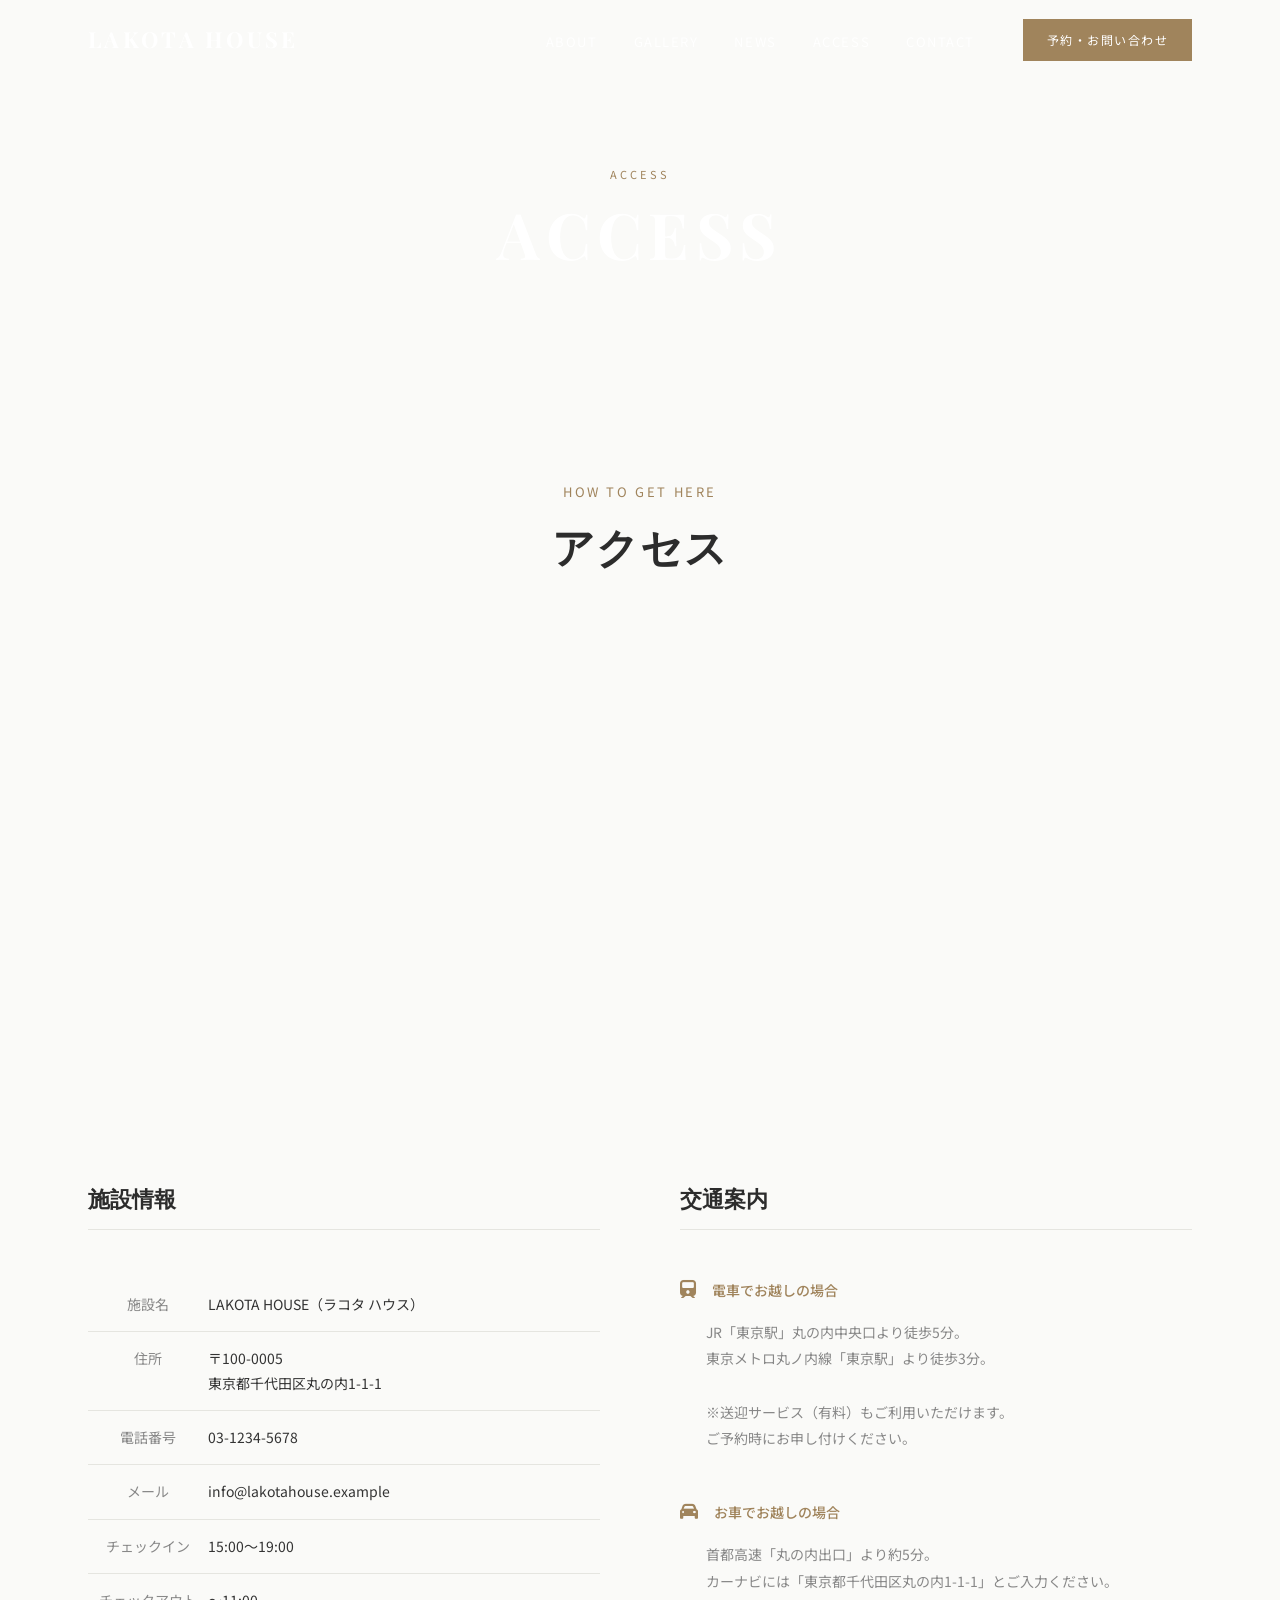
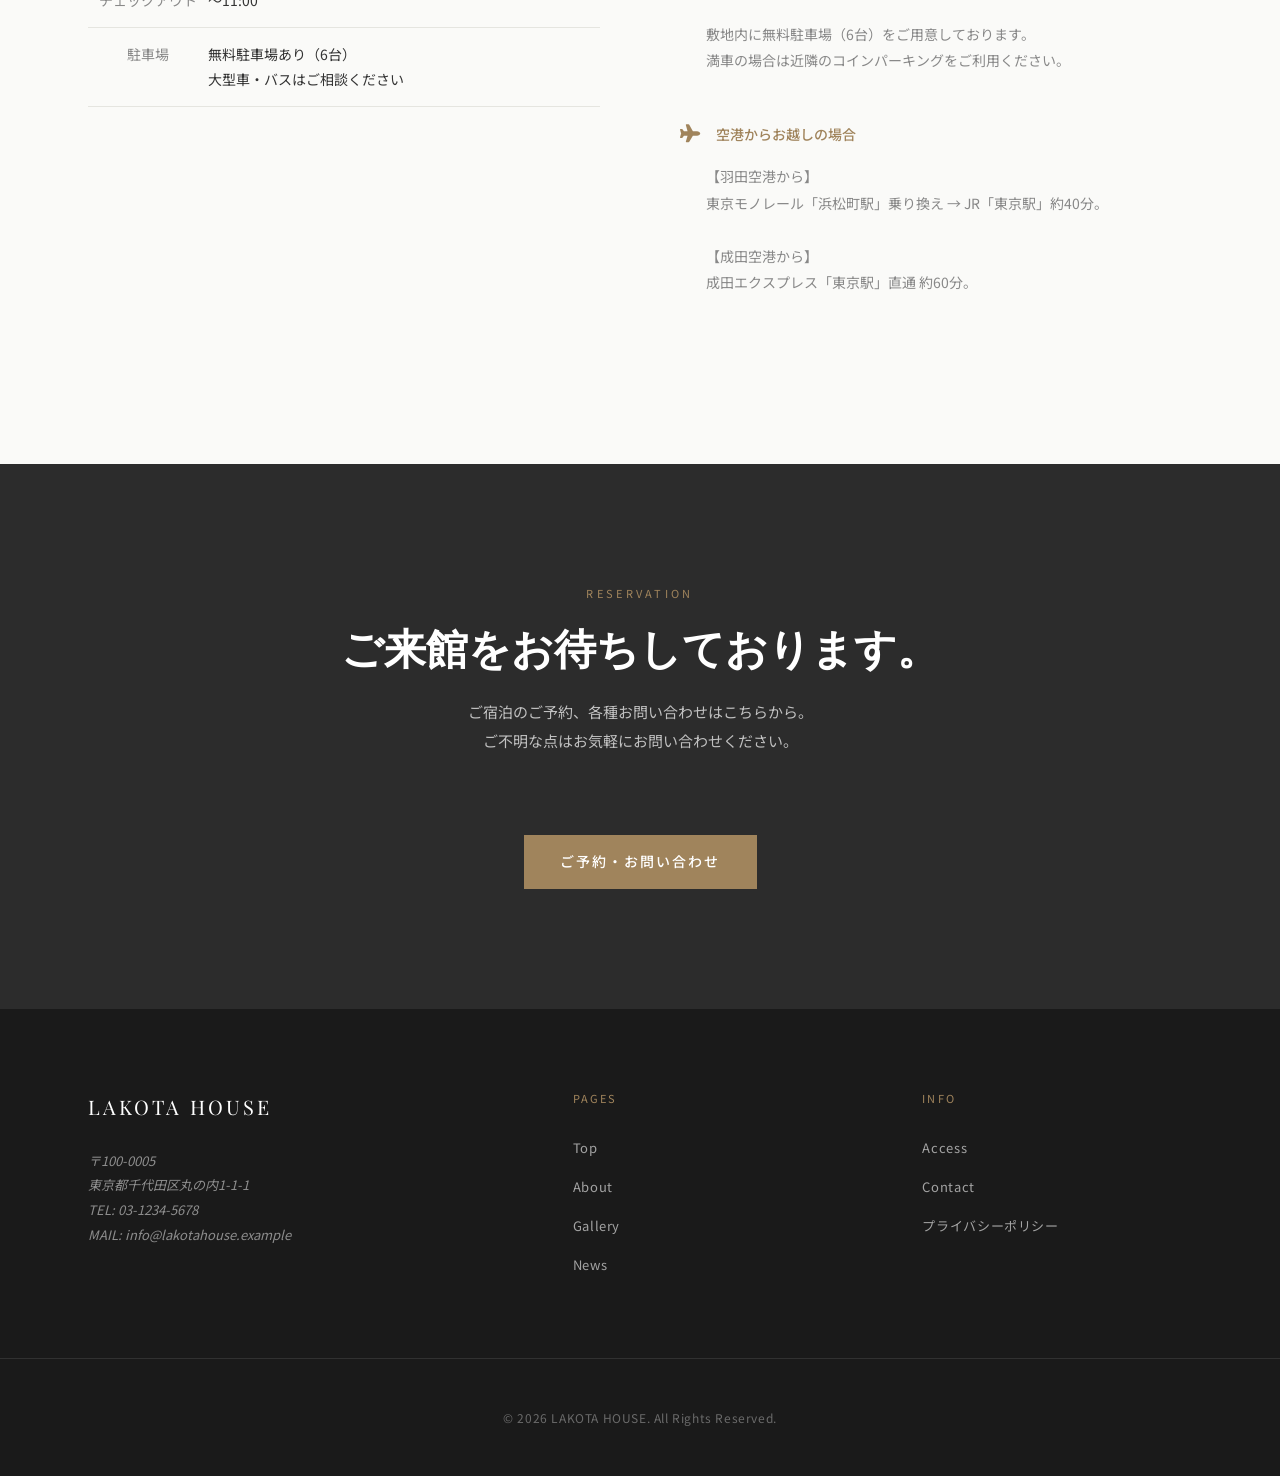
<file: access.html>
<!DOCTYPE html>
<html lang="ja">
<head>
  <meta charset="UTF-8">
  <meta name="viewport" content="width=device-width, initial-scale=1.0">
  <title>Access | LAKOTA HOUSE</title>
  <meta name="description" content="LAKOTA HOUSEへのアクセス方法・住所・電話番号・チェックイン時間をご確認いただけます。電車・お車でのご来館案内も掲載しています。">
  <link rel="preconnect" href="https://fonts.googleapis.com">
  <link rel="preconnect" href="https://fonts.gstatic.com" crossorigin>
  <link href="https://fonts.googleapis.com/css2?family=Playfair+Display:ital,wght@0,400;0,700;1,400&family=Noto+Sans+JP:wght@300;400;500&display=swap" rel="stylesheet">
  <link rel="stylesheet" href="https://cdnjs.cloudflare.com/ajax/libs/font-awesome/6.4.0/css/all.min.css">
  <link rel="stylesheet" href="css/style.css">
</head>
<body>

  <!-- ==============================
       Header
  ============================== -->
  <header class="site-header" role="banner">
    <div class="container">
      <a href="index.html" class="site-logo">LAKOTA HOUSE</a>
      <nav class="global-nav" role="navigation" aria-label="グローバルナビゲーション">
        <ul class="global-nav__list">
          <li><a href="about.html">About</a></li>
          <li><a href="gallery.html">Gallery</a></li>
          <li><a href="news.html">News</a></li>
          <li><a href="access.html">Access</a></li>
          <li><a href="contact.html">Contact</a></li>
        </ul>
        <a href="contact.html" class="btn-reserve">予約・お問い合わせ</a>
      </nav>
      <button class="hamburger" aria-label="メニューを開く" aria-expanded="false">
        <span class="hamburger__line"></span>
        <span class="hamburger__line"></span>
        <span class="hamburger__line"></span>
      </button>
    </div>
  </header>

  <!-- Mobile Navigation -->
  <nav class="mobile-nav" role="navigation" aria-label="モバイルナビゲーション">
    <ul class="mobile-nav__list">
      <li><a href="about.html">About</a></li>
      <li><a href="gallery.html">Gallery</a></li>
      <li><a href="news.html">News</a></li>
      <li><a href="access.html">Access</a></li>
      <li><a href="contact.html">Contact</a></li>
    </ul>
    <a href="contact.html" class="btn-reserve">予約・お問い合わせ</a>
  </nav>

  <main>

    <!-- ==============================
         Page Header
    ============================== -->
    <section class="page-header" aria-label="ページヘッダー">
      <div class="page-header__bg" style="background-image: url('https://placehold.co/1920x600/2C2C2C/ffffff?text=ACCESS');"></div>
      <div class="page-header__content">
        <p class="page-header__label">Access</p>
        <h1 class="page-header__title">ACCESS</h1>
      </div>
    </section>

    <!-- ==============================
         Access Section
    ============================== -->
    <section class="access-page" aria-labelledby="access-heading">
      <div class="container">
        <div class="text-center" style="margin-bottom: var(--space-xl);">
          <p class="section-subtitle fade-in">How to Get Here</p>
          <h2 class="section-title fade-in fade-in-delay-1" id="access-heading">アクセス</h2>
        </div>

        <!-- Map -->
        <div class="access-map fade-in">
          <iframe
            src="https://www.google.com/maps/embed?pb=!1m18!1m12!1m3!1d3240.828030808063!2d139.76493!3d35.6812!2m3!1f0!2f0!3f0!3m2!1i1024!2i768!4f13.1!3m3!1m2!1s0x60188bfbd89f700b%3A0x277c49ba34ed38!2z5p2x5Lqs6aeF!5e0!3m2!1sja!2sjp!4v1710000000000"
            width="100%"
            height="450"
            style="border:0;"
            allowfullscreen=""
            loading="lazy"
            referrerpolicy="no-referrer-when-downgrade"
            title="LAKOTA HOUSE への地図（東京駅付近 - ダミー）"
          ></iframe>
        </div>

        <!-- Access Content -->
        <div class="access-content">

          <!-- Facility Info -->
          <div class="access-info fade-in">
            <h2 class="access-info__title">施設情報</h2>
            <table class="access-table">
              <tbody>
                <tr>
                  <th scope="row">施設名</th>
                  <td>LAKOTA HOUSE（ラコタ ハウス）</td>
                </tr>
                <tr>
                  <th scope="row">住所</th>
                  <td>
                    〒100-0005<br>
                    東京都千代田区丸の内1-1-1
                  </td>
                </tr>
                <tr>
                  <th scope="row">電話番号</th>
                  <td><a href="tel:0312345678">03-1234-5678</a></td>
                </tr>
                <tr>
                  <th scope="row">メール</th>
                  <td><a href="mailto:info@lakotahouse.example">info@lakotahouse.example</a></td>
                </tr>
                <tr>
                  <th scope="row">チェックイン</th>
                  <td>15:00〜19:00</td>
                </tr>
                <tr>
                  <th scope="row">チェックアウト</th>
                  <td>〜11:00</td>
                </tr>
                <tr>
                  <th scope="row">駐車場</th>
                  <td>無料駐車場あり（6台）<br>大型車・バスはご相談ください</td>
                </tr>
              </tbody>
            </table>
          </div>

          <!-- Transportation -->
          <div class="access-transport fade-in fade-in-delay-2">
            <h2 class="access-transport__title">交通案内</h2>

            <div class="transport-item">
              <div class="transport-item__icon">
                <i class="fa-solid fa-train" aria-hidden="true"></i>
                電車でお越しの場合
              </div>
              <p class="transport-item__text">
                JR「東京駅」丸の内中央口より徒歩5分。<br>
                東京メトロ丸ノ内線「東京駅」より徒歩3分。<br><br>
                ※送迎サービス（有料）もご利用いただけます。<br>
                ご予約時にお申し付けください。
              </p>
            </div>

            <div class="transport-item">
              <div class="transport-item__icon">
                <i class="fa-solid fa-car" aria-hidden="true"></i>
                お車でお越しの場合
              </div>
              <p class="transport-item__text">
                首都高速「丸の内出口」より約5分。<br>
                カーナビには「東京都千代田区丸の内1-1-1」とご入力ください。<br><br>
                敷地内に無料駐車場（6台）をご用意しております。<br>
                満車の場合は近隣のコインパーキングをご利用ください。
              </p>
            </div>

            <div class="transport-item">
              <div class="transport-item__icon">
                <i class="fa-solid fa-plane" aria-hidden="true"></i>
                空港からお越しの場合
              </div>
              <p class="transport-item__text">
                【羽田空港から】<br>
                東京モノレール「浜松町駅」乗り換え → JR「東京駅」約40分。<br><br>
                【成田空港から】<br>
                成田エクスプレス「東京駅」直通 約60分。
              </p>
            </div>
          </div>

        </div><!-- /.access-content -->
      </div>
    </section>

    <!-- ==============================
         CTA Section
    ============================== -->
    <section class="cta-section" aria-labelledby="cta-heading">
      <div class="container">
        <p class="cta-section__label fade-in">Reservation</p>
        <h2 class="cta-section__title fade-in fade-in-delay-1" id="cta-heading">
          ご来館をお待ちしております。
        </h2>
        <p class="cta-section__body fade-in fade-in-delay-2">
          ご宿泊のご予約、各種お問い合わせはこちらから。<br>
          ご不明な点はお気軽にお問い合わせください。
        </p>
        <div class="fade-in fade-in-delay-3">
          <a href="contact.html" class="btn btn--primary">ご予約・お問い合わせ</a>
        </div>
      </div>
    </section>

  </main>

  <!-- ==============================
       Footer
  ============================== -->
  <footer class="site-footer" role="contentinfo">
    <div class="container">
      <div class="footer-brand">
        <a href="index.html" class="footer-brand__logo">LAKOTA HOUSE</a>
        <address class="footer-brand__address">
          〒100-0005<br>
          東京都千代田区丸の内1-1-1<br>
          TEL: 03-1234-5678<br>
          MAIL: info@lakotahouse.example
        </address>
      </div>
      <nav class="footer-nav" aria-label="フッターナビゲーション1">
        <p class="footer-nav__title">Pages</p>
        <ul class="footer-nav__list">
          <li><a href="index.html">Top</a></li>
          <li><a href="about.html">About</a></li>
          <li><a href="gallery.html">Gallery</a></li>
          <li><a href="news.html">News</a></li>
        </ul>
      </nav>
      <nav class="footer-nav" aria-label="フッターナビゲーション2">
        <p class="footer-nav__title">Info</p>
        <ul class="footer-nav__list">
          <li><a href="access.html">Access</a></li>
          <li><a href="contact.html">Contact</a></li>
          <li><a href="#">プライバシーポリシー</a></li>
        </ul>
      </nav>
    </div>
    <div class="footer-bottom">
      <p>&copy; 2026 LAKOTA HOUSE. All Rights Reserved.</p>
    </div>
  </footer>

  <script src="js/main.js"></script>
</body>
</html>
</file>
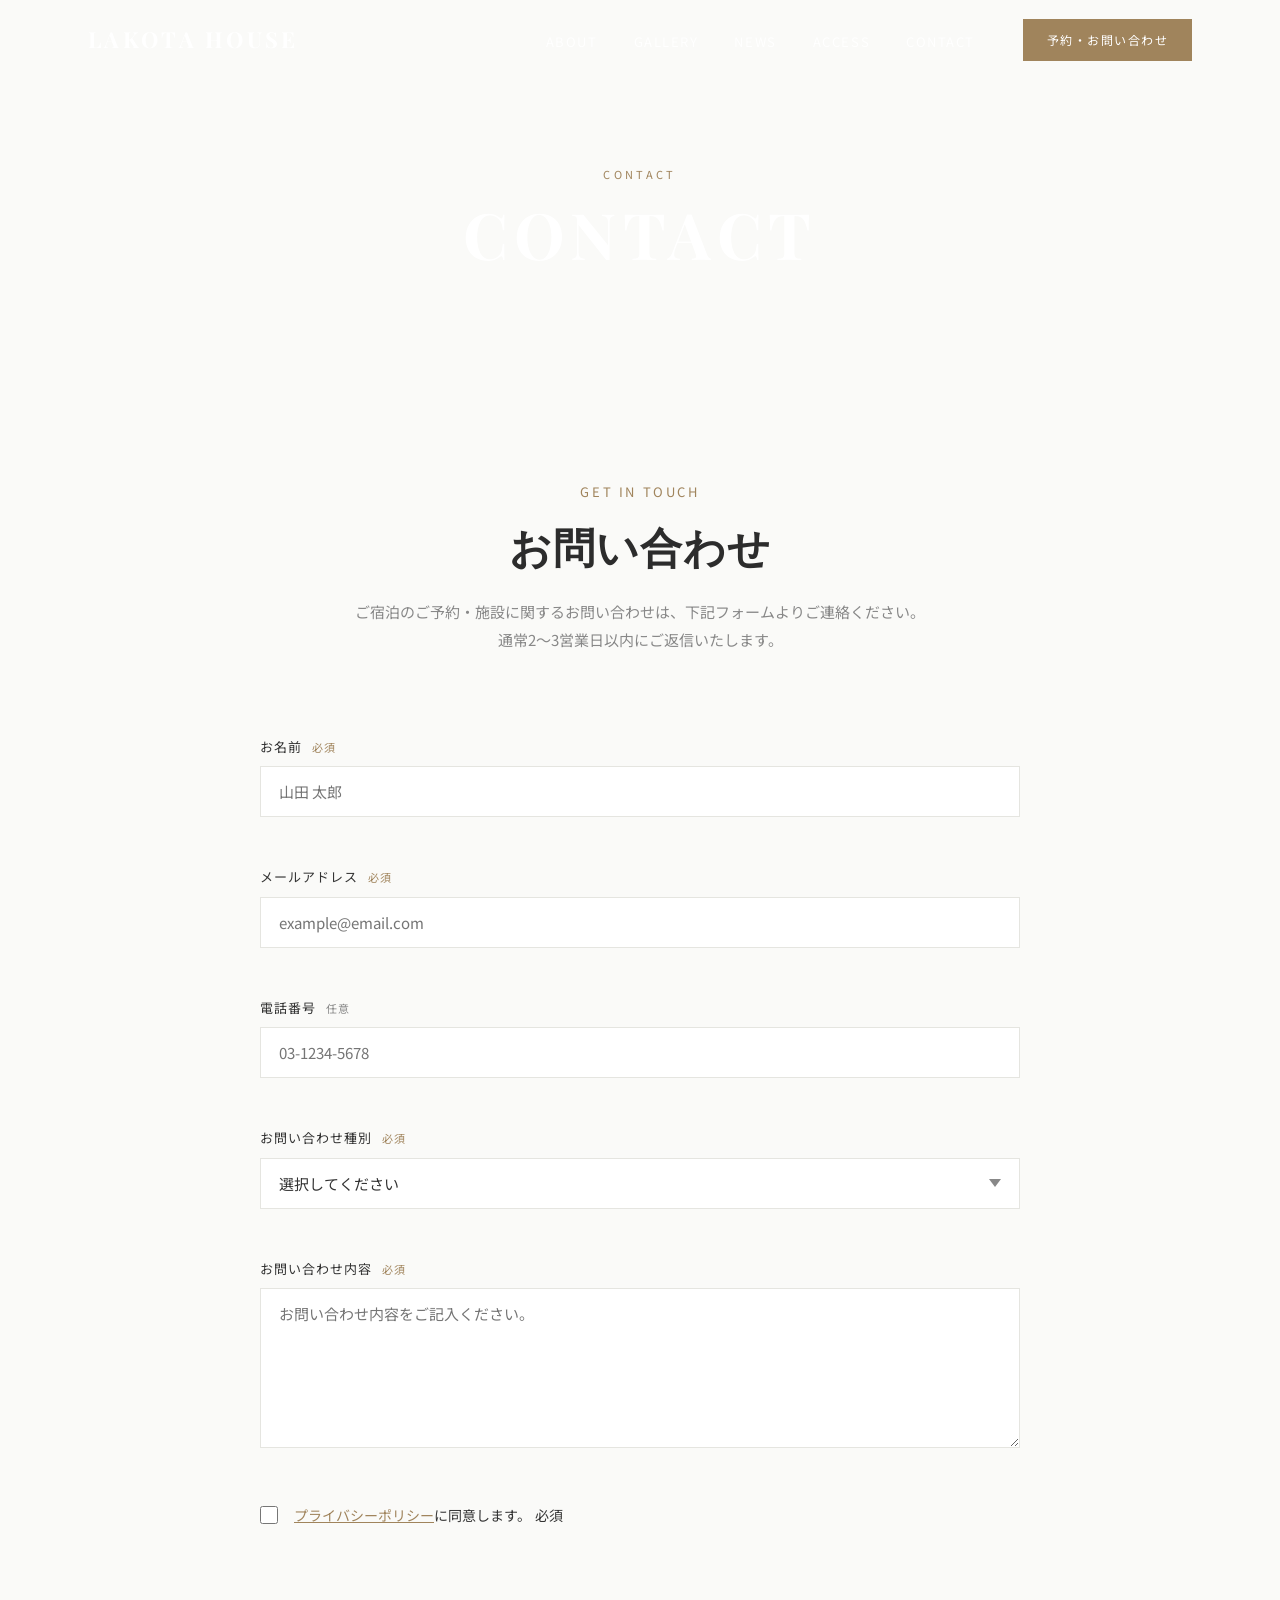
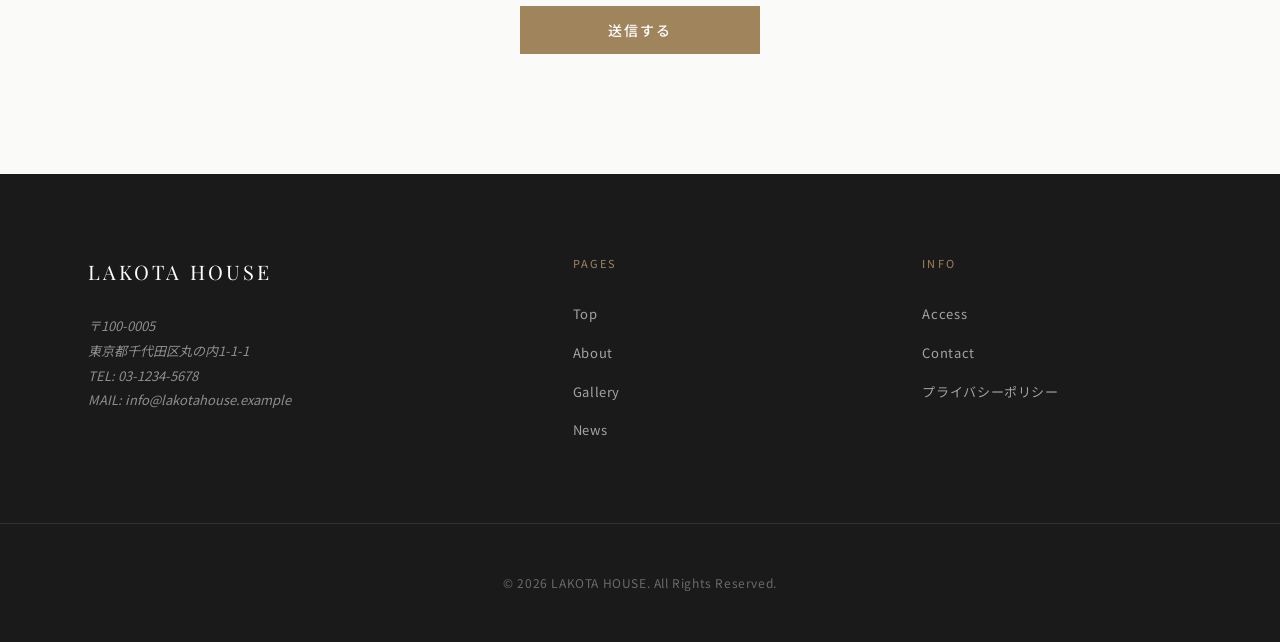
<file: contact.html>
<!DOCTYPE html>
<html lang="ja">
<head>
  <meta charset="UTF-8">
  <meta name="viewport" content="width=device-width, initial-scale=1.0">
  <title>Contact | LAKOTA HOUSE</title>
  <meta name="description" content="LAKOTA HOUSEへのご宿泊予約・お問い合わせはこちらのフォームからどうぞ。施設に関するご質問もお気軽にお問い合わせください。">
  <link rel="preconnect" href="https://fonts.googleapis.com">
  <link rel="preconnect" href="https://fonts.gstatic.com" crossorigin>
  <link href="https://fonts.googleapis.com/css2?family=Playfair+Display:ital,wght@0,400;0,700;1,400&family=Noto+Sans+JP:wght@300;400;500&display=swap" rel="stylesheet">
  <link rel="stylesheet" href="https://cdnjs.cloudflare.com/ajax/libs/font-awesome/6.4.0/css/all.min.css">
  <link rel="stylesheet" href="css/style.css">
</head>
<body>

  <!-- ==============================
       Header
  ============================== -->
  <header class="site-header" role="banner">
    <div class="container">
      <a href="index.html" class="site-logo">LAKOTA HOUSE</a>
      <nav class="global-nav" role="navigation" aria-label="グローバルナビゲーション">
        <ul class="global-nav__list">
          <li><a href="about.html">About</a></li>
          <li><a href="gallery.html">Gallery</a></li>
          <li><a href="news.html">News</a></li>
          <li><a href="access.html">Access</a></li>
          <li><a href="contact.html">Contact</a></li>
        </ul>
        <a href="contact.html" class="btn-reserve">予約・お問い合わせ</a>
      </nav>
      <button class="hamburger" aria-label="メニューを開く" aria-expanded="false">
        <span class="hamburger__line"></span>
        <span class="hamburger__line"></span>
        <span class="hamburger__line"></span>
      </button>
    </div>
  </header>

  <!-- Mobile Navigation -->
  <nav class="mobile-nav" role="navigation" aria-label="モバイルナビゲーション">
    <ul class="mobile-nav__list">
      <li><a href="about.html">About</a></li>
      <li><a href="gallery.html">Gallery</a></li>
      <li><a href="news.html">News</a></li>
      <li><a href="access.html">Access</a></li>
      <li><a href="contact.html">Contact</a></li>
    </ul>
    <a href="contact.html" class="btn-reserve">予約・お問い合わせ</a>
  </nav>

  <main>

    <!-- ==============================
         Page Header
    ============================== -->
    <section class="page-header" aria-label="ページヘッダー">
      <div class="page-header__bg" style="background-image: url('https://placehold.co/1920x600/2C2C2C/ffffff?text=CONTACT');"></div>
      <div class="page-header__content">
        <p class="page-header__label">Contact</p>
        <h1 class="page-header__title">CONTACT</h1>
      </div>
    </section>

    <!-- ==============================
         Contact Form Section
    ============================== -->
    <section class="contact-page" aria-labelledby="contact-heading">
      <div class="container">

        <div class="contact-intro fade-in">
          <p class="section-subtitle">Get in Touch</p>
          <h2 class="section-title" id="contact-heading">お問い合わせ</h2>
          <p class="contact-intro__body">
            ご宿泊のご予約・施設に関するお問い合わせは、下記フォームよりご連絡ください。<br>
            通常2〜3営業日以内にご返信いたします。
          </p>
        </div>

        <div class="contact-form-wrap">

          <!-- Contact Form -->
          <form id="contactForm" class="fade-in" novalidate>

            <!-- Name -->
            <div class="form-group">
              <label class="form-label" for="name">
                お名前 <span class="required">必須</span>
              </label>
              <input
                type="text"
                id="name"
                name="name"
                class="form-control"
                placeholder="山田 太郎"
                required
                autocomplete="name"
              >
              <p class="form-error" id="name-error" role="alert" aria-live="polite"></p>
            </div>

            <!-- Email -->
            <div class="form-group">
              <label class="form-label" for="email">
                メールアドレス <span class="required">必須</span>
              </label>
              <input
                type="email"
                id="email"
                name="email"
                class="form-control"
                placeholder="example@email.com"
                required
                autocomplete="email"
              >
              <p class="form-error" id="email-error" role="alert" aria-live="polite"></p>
            </div>

            <!-- Phone -->
            <div class="form-group">
              <label class="form-label" for="phone">
                電話番号 <span style="font-size:11px; color:var(--color-subtext); margin-left:6px;">任意</span>
              </label>
              <input
                type="tel"
                id="phone"
                name="phone"
                class="form-control"
                placeholder="03-1234-5678"
                autocomplete="tel"
              >
            </div>

            <!-- Inquiry Type -->
            <div class="form-group">
              <label class="form-label" for="inquiry-type">
                お問い合わせ種別 <span class="required">必須</span>
              </label>
              <select
                id="inquiry-type"
                name="inquiry-type"
                class="form-control"
                required
              >
                <option value="" disabled selected>選択してください</option>
                <option value="stay">ご宿泊について</option>
                <option value="facility">施設について</option>
                <option value="media">取材・メディア</option>
                <option value="other">その他</option>
              </select>
              <p class="form-error" id="inquiry-type-error" role="alert" aria-live="polite"></p>
            </div>

            <!-- Message -->
            <div class="form-group">
              <label class="form-label" for="message">
                お問い合わせ内容 <span class="required">必須</span>
              </label>
              <textarea
                id="message"
                name="message"
                class="form-control"
                rows="6"
                placeholder="お問い合わせ内容をご記入ください。"
                required
              ></textarea>
              <p class="form-error" id="message-error" role="alert" aria-live="polite"></p>
            </div>

            <!-- Privacy Policy Checkbox -->
            <div class="form-group">
              <label class="form-checkbox">
                <input type="checkbox" id="privacy" name="privacy" required>
                <span>
                  <a href="#" target="_blank" rel="noopener">プライバシーポリシー</a>に同意します。<span class="required" style="margin-left:4px;">必須</span>
                </span>
              </label>
              <p class="form-error" id="privacy-error" role="alert" aria-live="polite"></p>
            </div>

            <!-- Submit Button -->
            <div class="form-submit">
              <button type="submit" class="btn btn--primary">送信する</button>
            </div>

          </form>

          <!-- Thanks Message (shown after submit) -->
          <div class="thanks-message" role="status" aria-live="polite">
            <div class="thanks-message__icon" aria-hidden="true">
              <i class="fa-regular fa-circle-check"></i>
            </div>
            <h2 class="thanks-message__title">お問い合わせありがとうございました。</h2>
            <p class="thanks-message__body">
              お問い合わせを受け付けいたしました。<br>
              通常2〜3営業日以内にご返信いたします。<br>
              しばらくお待ちくださいませ。
            </p>
            <a href="index.html" class="btn btn--outline-dark">トップページへ戻る</a>
          </div>

        </div><!-- /.contact-form-wrap -->
      </div>
    </section>

  </main>

  <!-- ==============================
       Footer
  ============================== -->
  <footer class="site-footer" role="contentinfo">
    <div class="container">
      <div class="footer-brand">
        <a href="index.html" class="footer-brand__logo">LAKOTA HOUSE</a>
        <address class="footer-brand__address">
          〒100-0005<br>
          東京都千代田区丸の内1-1-1<br>
          TEL: 03-1234-5678<br>
          MAIL: info@lakotahouse.example
        </address>
      </div>
      <nav class="footer-nav" aria-label="フッターナビゲーション1">
        <p class="footer-nav__title">Pages</p>
        <ul class="footer-nav__list">
          <li><a href="index.html">Top</a></li>
          <li><a href="about.html">About</a></li>
          <li><a href="gallery.html">Gallery</a></li>
          <li><a href="news.html">News</a></li>
        </ul>
      </nav>
      <nav class="footer-nav" aria-label="フッターナビゲーション2">
        <p class="footer-nav__title">Info</p>
        <ul class="footer-nav__list">
          <li><a href="access.html">Access</a></li>
          <li><a href="contact.html">Contact</a></li>
          <li><a href="#">プライバシーポリシー</a></li>
        </ul>
      </nav>
    </div>
    <div class="footer-bottom">
      <p>&copy; 2026 LAKOTA HOUSE. All Rights Reserved.</p>
    </div>
  </footer>

  <script src="js/main.js"></script>
</body>
</html>
</file>
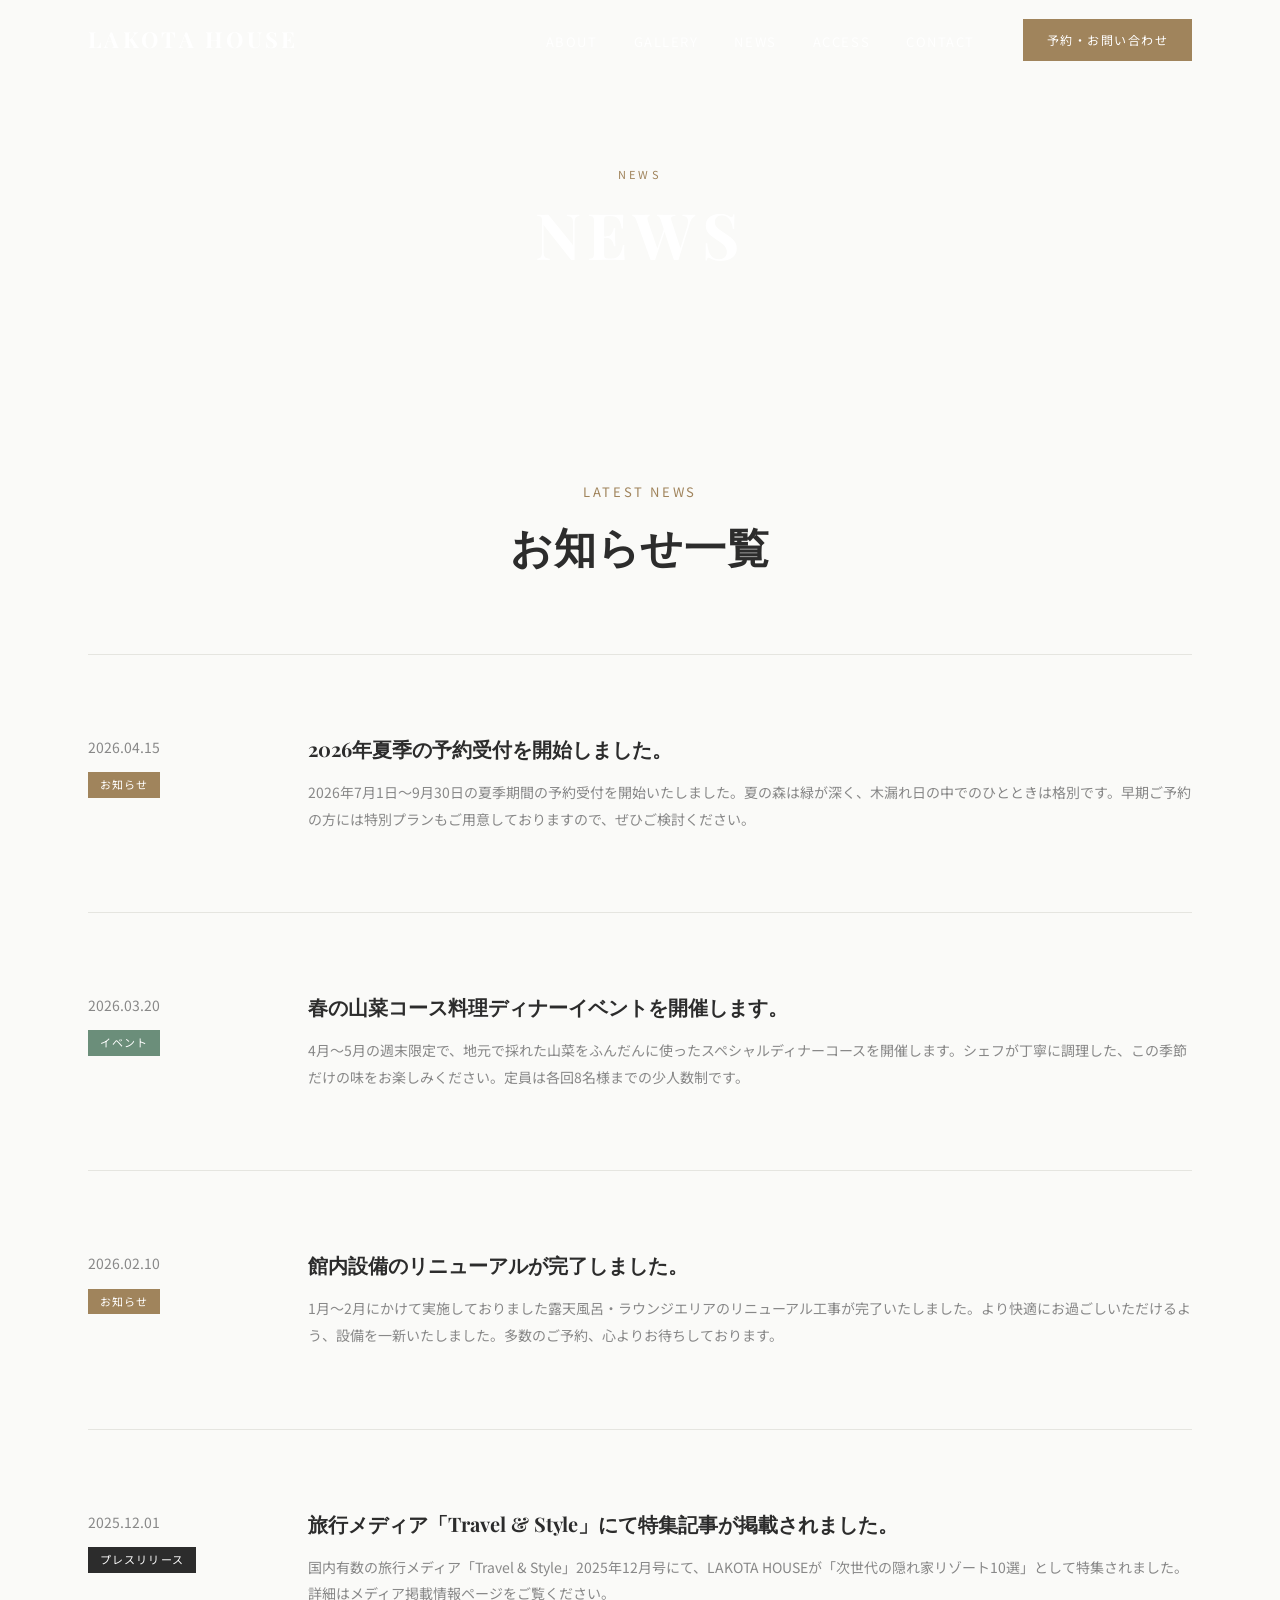
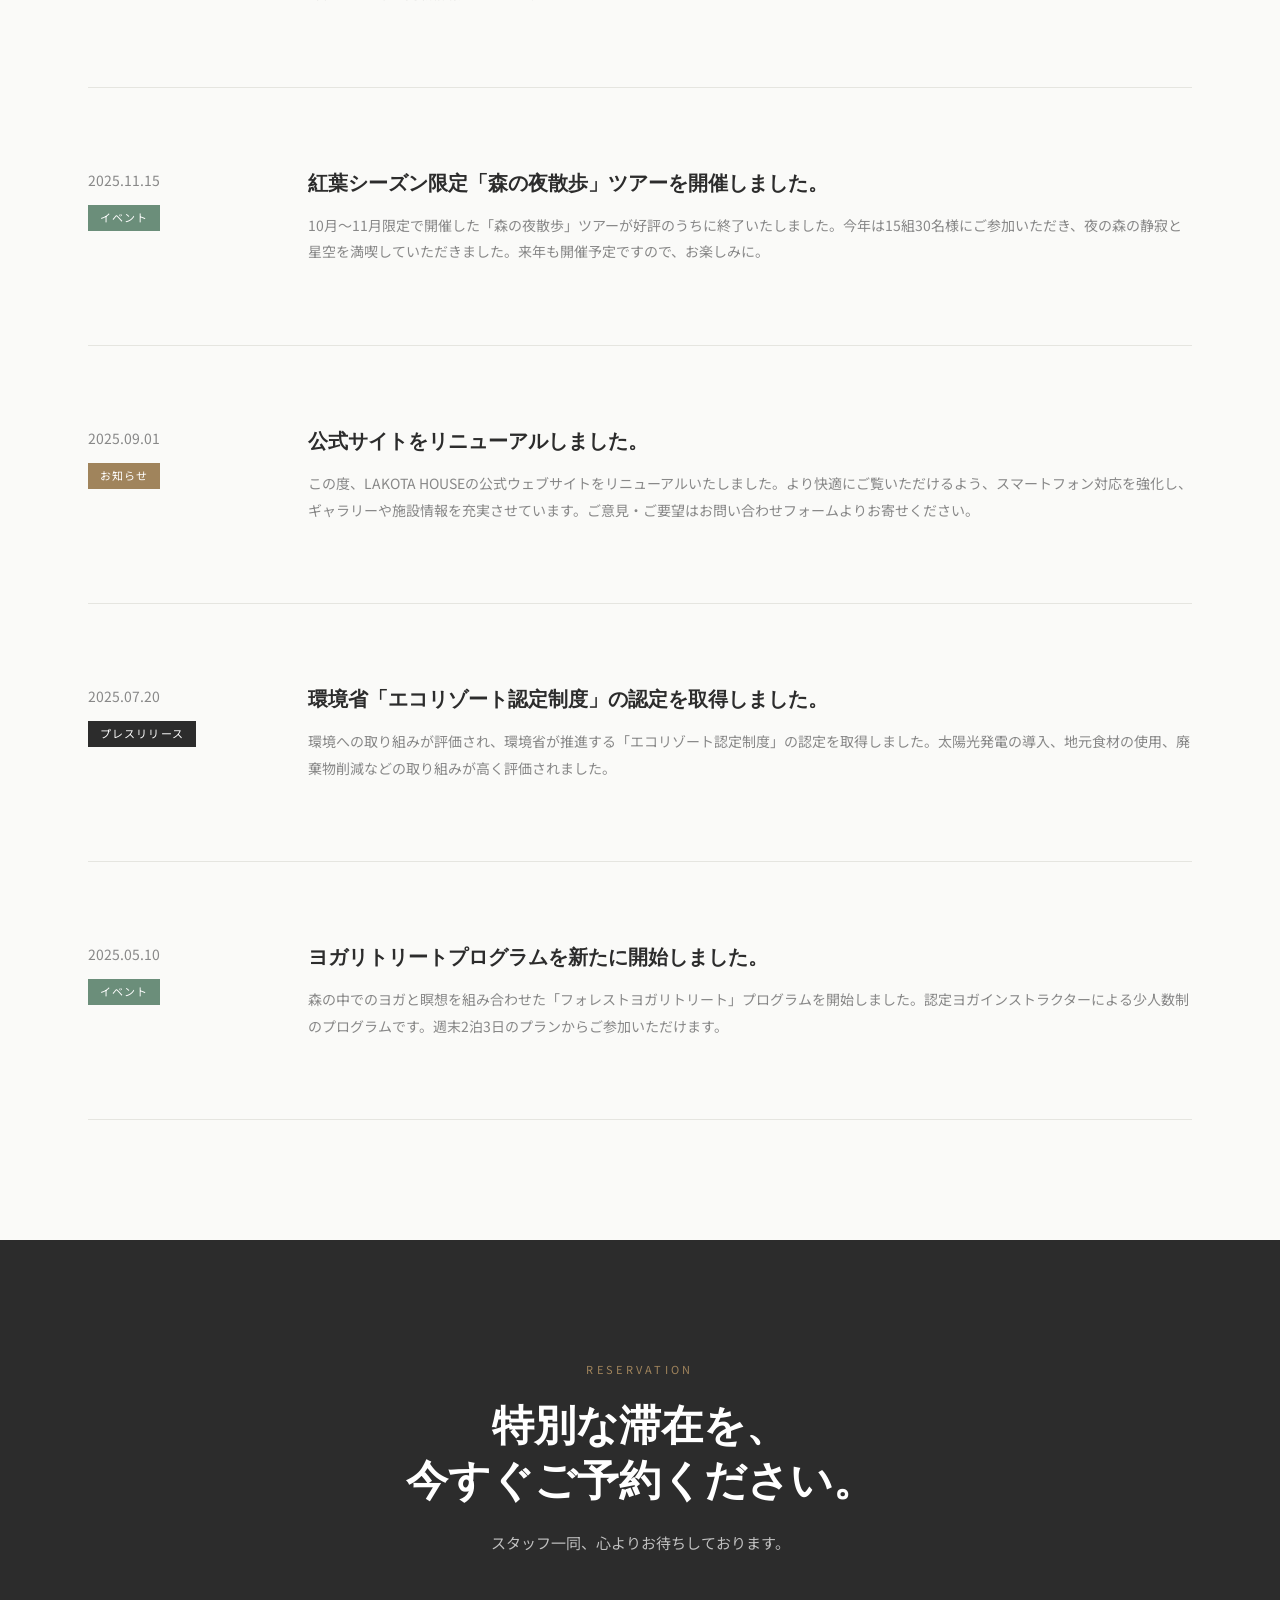
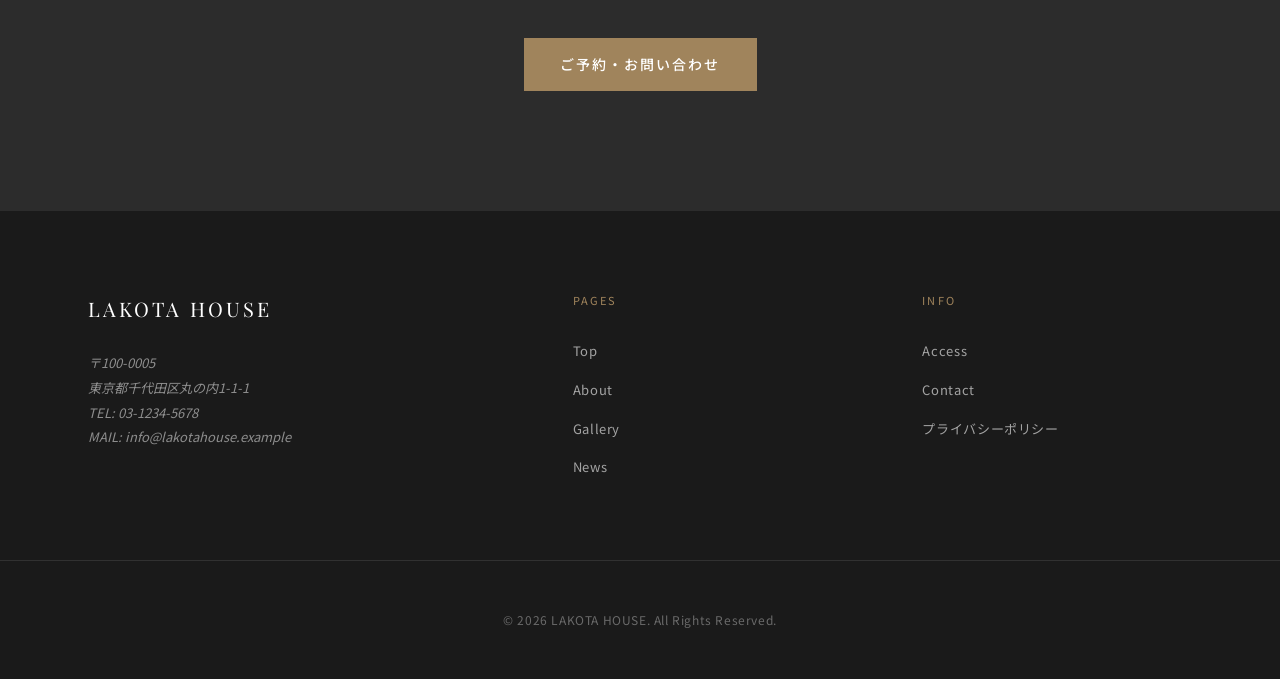
<file: news.html>
<!DOCTYPE html>
<html lang="ja">
<head>
  <meta charset="UTF-8">
  <meta name="viewport" content="width=device-width, initial-scale=1.0">
  <title>News | LAKOTA HOUSE</title>
  <meta name="description" content="LAKOTA HOUSEからのお知らせ・イベント情報・プレスリリースをご覧ください。">
  <link rel="preconnect" href="https://fonts.googleapis.com">
  <link rel="preconnect" href="https://fonts.gstatic.com" crossorigin>
  <link href="https://fonts.googleapis.com/css2?family=Playfair+Display:ital,wght@0,400;0,700;1,400&family=Noto+Sans+JP:wght@300;400;500&display=swap" rel="stylesheet">
  <link rel="stylesheet" href="https://cdnjs.cloudflare.com/ajax/libs/font-awesome/6.4.0/css/all.min.css">
  <link rel="stylesheet" href="css/style.css">
</head>
<body>

  <!-- ==============================
       Header
  ============================== -->
  <header class="site-header" role="banner">
    <div class="container">
      <a href="index.html" class="site-logo">LAKOTA HOUSE</a>
      <nav class="global-nav" role="navigation" aria-label="グローバルナビゲーション">
        <ul class="global-nav__list">
          <li><a href="about.html">About</a></li>
          <li><a href="gallery.html">Gallery</a></li>
          <li><a href="news.html">News</a></li>
          <li><a href="access.html">Access</a></li>
          <li><a href="contact.html">Contact</a></li>
        </ul>
        <a href="contact.html" class="btn-reserve">予約・お問い合わせ</a>
      </nav>
      <button class="hamburger" aria-label="メニューを開く" aria-expanded="false">
        <span class="hamburger__line"></span>
        <span class="hamburger__line"></span>
        <span class="hamburger__line"></span>
      </button>
    </div>
  </header>

  <!-- Mobile Navigation -->
  <nav class="mobile-nav" role="navigation" aria-label="モバイルナビゲーション">
    <ul class="mobile-nav__list">
      <li><a href="about.html">About</a></li>
      <li><a href="gallery.html">Gallery</a></li>
      <li><a href="news.html">News</a></li>
      <li><a href="access.html">Access</a></li>
      <li><a href="contact.html">Contact</a></li>
    </ul>
    <a href="contact.html" class="btn-reserve">予約・お問い合わせ</a>
  </nav>

  <main>

    <!-- ==============================
         Page Header
    ============================== -->
    <section class="page-header" aria-label="ページヘッダー">
      <div class="page-header__bg" style="background-image: url('https://placehold.co/1920x600/2C2C2C/ffffff?text=NEWS');"></div>
      <div class="page-header__content">
        <p class="page-header__label">News</p>
        <h1 class="page-header__title">NEWS</h1>
      </div>
    </section>

    <!-- ==============================
         News List
    ============================== -->
    <section class="news-page" aria-labelledby="news-heading">
      <div class="container">
        <div class="text-center" style="margin-bottom: var(--space-xl);">
          <p class="section-subtitle fade-in">Latest News</p>
          <h2 class="section-title fade-in fade-in-delay-1" id="news-heading">お知らせ一覧</h2>
        </div>

        <div role="feed" aria-label="お知らせ記事一覧">

          <article class="news-article fade-in">
            <div class="news-article__meta">
              <time class="news-article__date" datetime="2026-04-15">2026.04.15</time>
              <span class="news-article__tag">お知らせ</span>
            </div>
            <div class="news-article__body">
              <h2 class="news-article__title">2026年夏季の予約受付を開始しました。</h2>
              <p class="news-article__excerpt">
                2026年7月1日〜9月30日の夏季期間の予約受付を開始いたしました。夏の森は緑が深く、木漏れ日の中でのひとときは格別です。早期ご予約の方には特別プランもご用意しておりますので、ぜひご検討ください。
              </p>
            </div>
          </article>

          <article class="news-article fade-in">
            <div class="news-article__meta">
              <time class="news-article__date" datetime="2026-03-20">2026.03.20</time>
              <span class="news-article__tag news-article__tag--event">イベント</span>
            </div>
            <div class="news-article__body">
              <h2 class="news-article__title">春の山菜コース料理ディナーイベントを開催します。</h2>
              <p class="news-article__excerpt">
                4月〜5月の週末限定で、地元で採れた山菜をふんだんに使ったスペシャルディナーコースを開催します。シェフが丁寧に調理した、この季節だけの味をお楽しみください。定員は各回8名様までの少人数制です。
              </p>
            </div>
          </article>

          <article class="news-article fade-in">
            <div class="news-article__meta">
              <time class="news-article__date" datetime="2026-02-10">2026.02.10</time>
              <span class="news-article__tag">お知らせ</span>
            </div>
            <div class="news-article__body">
              <h2 class="news-article__title">館内設備のリニューアルが完了しました。</h2>
              <p class="news-article__excerpt">
                1月〜2月にかけて実施しておりました露天風呂・ラウンジエリアのリニューアル工事が完了いたしました。より快適にお過ごしいただけるよう、設備を一新いたしました。多数のご予約、心よりお待ちしております。
              </p>
            </div>
          </article>

          <article class="news-article fade-in">
            <div class="news-article__meta">
              <time class="news-article__date" datetime="2025-12-01">2025.12.01</time>
              <span class="news-article__tag news-article__tag--press">プレスリリース</span>
            </div>
            <div class="news-article__body">
              <h2 class="news-article__title">旅行メディア「Travel & Style」にて特集記事が掲載されました。</h2>
              <p class="news-article__excerpt">
                国内有数の旅行メディア「Travel & Style」2025年12月号にて、LAKOTA HOUSEが「次世代の隠れ家リゾート10選」として特集されました。詳細はメディア掲載情報ページをご覧ください。
              </p>
            </div>
          </article>

          <article class="news-article fade-in">
            <div class="news-article__meta">
              <time class="news-article__date" datetime="2025-11-15">2025.11.15</time>
              <span class="news-article__tag news-article__tag--event">イベント</span>
            </div>
            <div class="news-article__body">
              <h2 class="news-article__title">紅葉シーズン限定「森の夜散歩」ツアーを開催しました。</h2>
              <p class="news-article__excerpt">
                10月〜11月限定で開催した「森の夜散歩」ツアーが好評のうちに終了いたしました。今年は15組30名様にご参加いただき、夜の森の静寂と星空を満喫していただきました。来年も開催予定ですので、お楽しみに。
              </p>
            </div>
          </article>

          <article class="news-article fade-in">
            <div class="news-article__meta">
              <time class="news-article__date" datetime="2025-09-01">2025.09.01</time>
              <span class="news-article__tag">お知らせ</span>
            </div>
            <div class="news-article__body">
              <h2 class="news-article__title">公式サイトをリニューアルしました。</h2>
              <p class="news-article__excerpt">
                この度、LAKOTA HOUSEの公式ウェブサイトをリニューアルいたしました。より快適にご覧いただけるよう、スマートフォン対応を強化し、ギャラリーや施設情報を充実させています。ご意見・ご要望はお問い合わせフォームよりお寄せください。
              </p>
            </div>
          </article>

          <article class="news-article fade-in">
            <div class="news-article__meta">
              <time class="news-article__date" datetime="2025-07-20">2025.07.20</time>
              <span class="news-article__tag news-article__tag--press">プレスリリース</span>
            </div>
            <div class="news-article__body">
              <h2 class="news-article__title">環境省「エコリゾート認定制度」の認定を取得しました。</h2>
              <p class="news-article__excerpt">
                環境への取り組みが評価され、環境省が推進する「エコリゾート認定制度」の認定を取得しました。太陽光発電の導入、地元食材の使用、廃棄物削減などの取り組みが高く評価されました。
              </p>
            </div>
          </article>

          <article class="news-article fade-in">
            <div class="news-article__meta">
              <time class="news-article__date" datetime="2025-05-10">2025.05.10</time>
              <span class="news-article__tag news-article__tag--event">イベント</span>
            </div>
            <div class="news-article__body">
              <h2 class="news-article__title">ヨガリトリートプログラムを新たに開始しました。</h2>
              <p class="news-article__excerpt">
                森の中でのヨガと瞑想を組み合わせた「フォレストヨガリトリート」プログラムを開始しました。認定ヨガインストラクターによる少人数制のプログラムです。週末2泊3日のプランからご参加いただけます。
              </p>
            </div>
          </article>

        </div><!-- /role=feed -->
      </div>
    </section>

    <!-- ==============================
         CTA Section
    ============================== -->
    <section class="cta-section" aria-labelledby="cta-heading">
      <div class="container">
        <p class="cta-section__label fade-in">Reservation</p>
        <h2 class="cta-section__title fade-in fade-in-delay-1" id="cta-heading">
          特別な滞在を、<br>今すぐご予約ください。
        </h2>
        <p class="cta-section__body fade-in fade-in-delay-2">
          スタッフ一同、心よりお待ちしております。
        </p>
        <div class="fade-in fade-in-delay-3">
          <a href="contact.html" class="btn btn--primary">ご予約・お問い合わせ</a>
        </div>
      </div>
    </section>

  </main>

  <!-- ==============================
       Footer
  ============================== -->
  <footer class="site-footer" role="contentinfo">
    <div class="container">
      <div class="footer-brand">
        <a href="index.html" class="footer-brand__logo">LAKOTA HOUSE</a>
        <address class="footer-brand__address">
          〒100-0005<br>
          東京都千代田区丸の内1-1-1<br>
          TEL: 03-1234-5678<br>
          MAIL: info@lakotahouse.example
        </address>
      </div>
      <nav class="footer-nav" aria-label="フッターナビゲーション1">
        <p class="footer-nav__title">Pages</p>
        <ul class="footer-nav__list">
          <li><a href="index.html">Top</a></li>
          <li><a href="about.html">About</a></li>
          <li><a href="gallery.html">Gallery</a></li>
          <li><a href="news.html">News</a></li>
        </ul>
      </nav>
      <nav class="footer-nav" aria-label="フッターナビゲーション2">
        <p class="footer-nav__title">Info</p>
        <ul class="footer-nav__list">
          <li><a href="access.html">Access</a></li>
          <li><a href="contact.html">Contact</a></li>
          <li><a href="#">プライバシーポリシー</a></li>
        </ul>
      </nav>
    </div>
    <div class="footer-bottom">
      <p>&copy; 2026 LAKOTA HOUSE. All Rights Reserved.</p>
    </div>
  </footer>

  <script src="js/main.js"></script>
</body>
</html>
</file>
<file: css/style.css>
/* ==========================================================================
   LAKOTA HOUSE - Main Stylesheet
   ========================================================================== */

/* --------------------------------------------------------------------------
   CSS Variables
   -------------------------------------------------------------------------- */
:root {
  /* Colors */
  --color-main: #2C2C2C;
  --color-accent: #A0845C;
  --color-bg: #FAFAF8;
  --color-text: #333333;
  --color-subtext: #888888;
  --color-white: #FFFFFF;
  --color-border: #E5E5E0;
  --color-overlay: rgba(0, 0, 0, 0.5);

  /* Fonts */
  --font-heading: 'Playfair Display', serif;
  --font-body: 'Noto Sans JP', sans-serif;

  /* Spacing */
  --space-xs: 8px;
  --space-sm: 16px;
  --space-md: 24px;
  --space-lg: 48px;
  --space-xl: 80px;
  --space-xxl: 120px;

  /* Layout */
  --container-max: 1200px;
  --header-height: 80px;

  /* Transitions */
  --transition: 0.3s ease;
  --transition-slow: 0.6s ease;
}

/* --------------------------------------------------------------------------
   Reset & Base
   -------------------------------------------------------------------------- */
*, *::before, *::after {
  box-sizing: border-box;
  margin: 0;
  padding: 0;
}

html {
  scroll-behavior: smooth;
  font-size: 16px;
}

body {
  font-family: var(--font-body);
  color: var(--color-text);
  background-color: var(--color-bg);
  line-height: 1.8;
  overflow-x: hidden;
}

img {
  max-width: 100%;
  height: auto;
  display: block;
}

a {
  color: inherit;
  text-decoration: none;
  transition: color var(--transition);
}

ul, ol {
  list-style: none;
}

/* --------------------------------------------------------------------------
   Typography
   -------------------------------------------------------------------------- */
h1, h2, h3, h4, h5, h6 {
  font-family: var(--font-heading);
  line-height: 1.3;
  font-weight: 700;
}

.section-title {
  font-size: clamp(28px, 4vw, 42px);
  color: var(--color-main);
  margin-bottom: var(--space-md);
  letter-spacing: 0.02em;
}

.section-subtitle {
  font-size: 13px;
  letter-spacing: 0.2em;
  text-transform: uppercase;
  color: var(--color-accent);
  margin-bottom: var(--space-sm);
  font-family: var(--font-body);
  font-weight: 400;
}

.section-lead {
  font-size: 16px;
  color: var(--color-subtext);
  max-width: 600px;
  line-height: 1.9;
}

/* --------------------------------------------------------------------------
   Layout Utilities
   -------------------------------------------------------------------------- */
.container {
  max-width: var(--container-max);
  margin: 0 auto;
  padding: 0 var(--space-lg);
}

.section {
  padding: var(--space-xxl) 0;
}

.section--bg {
  background-color: #F5F3EF;
}

.text-center {
  text-align: center;
}

.text-center .section-lead {
  margin: 0 auto;
}

/* --------------------------------------------------------------------------
   Buttons
   -------------------------------------------------------------------------- */
.btn {
  display: inline-block;
  padding: 14px 36px;
  font-family: var(--font-body);
  font-size: 14px;
  letter-spacing: 0.15em;
  font-weight: 500;
  cursor: pointer;
  border: none;
  transition: all var(--transition);
  text-align: center;
}

.btn--primary {
  background-color: var(--color-accent);
  color: var(--color-white);
}

.btn--primary:hover {
  background-color: #8a7050;
  color: var(--color-white);
}

.btn--outline {
  background-color: transparent;
  color: var(--color-white);
  border: 1px solid var(--color-white);
}

.btn--outline:hover {
  background-color: var(--color-white);
  color: var(--color-main);
}

.btn--outline-dark {
  background-color: transparent;
  color: var(--color-main);
  border: 1px solid var(--color-main);
}

.btn--outline-dark:hover {
  background-color: var(--color-main);
  color: var(--color-white);
}

/* --------------------------------------------------------------------------
   Scroll Fade-In Animation
   -------------------------------------------------------------------------- */
.fade-in {
  opacity: 0;
  transform: translateY(30px);
  transition: opacity var(--transition-slow), transform var(--transition-slow);
}

.fade-in.is-visible {
  opacity: 1;
  transform: translateY(0);
}

.fade-in-delay-1 { transition-delay: 0.1s; }
.fade-in-delay-2 { transition-delay: 0.2s; }
.fade-in-delay-3 { transition-delay: 0.3s; }
.fade-in-delay-4 { transition-delay: 0.4s; }

/* --------------------------------------------------------------------------
   Header
   -------------------------------------------------------------------------- */
.site-header {
  position: fixed;
  top: 0;
  left: 0;
  width: 100%;
  height: var(--header-height);
  z-index: 1000;
  display: flex;
  align-items: center;
  transition: background-color var(--transition), box-shadow var(--transition);
}

.site-header.is-scrolled {
  background-color: var(--color-white);
  box-shadow: 0 2px 20px rgba(0, 0, 0, 0.08);
}

.site-header .container {
  display: flex;
  align-items: center;
  justify-content: space-between;
  width: 100%;
}

/* Logo */
.site-logo {
  font-family: var(--font-heading);
  font-size: 22px;
  letter-spacing: 0.15em;
  color: var(--color-white);
  font-weight: 700;
  transition: color var(--transition);
}

.site-header.is-scrolled .site-logo {
  color: var(--color-main);
}

/* Global Nav */
.global-nav {
  display: flex;
  align-items: center;
  gap: var(--space-lg);
}

.global-nav__list {
  display: flex;
  align-items: center;
  gap: 36px;
}

.global-nav__list a {
  font-size: 13px;
  letter-spacing: 0.12em;
  text-transform: uppercase;
  color: rgba(255, 255, 255, 0.9);
  position: relative;
  padding-bottom: 4px;
}

.site-header.is-scrolled .global-nav__list a {
  color: var(--color-text);
}

.global-nav__list a::after {
  content: '';
  position: absolute;
  bottom: 0;
  left: 0;
  width: 0;
  height: 1px;
  background-color: var(--color-accent);
  transition: width var(--transition);
}

.global-nav__list a:hover::after {
  width: 100%;
}

.global-nav__list a:hover {
  color: var(--color-accent);
}

.site-header.is-scrolled .global-nav__list a:hover {
  color: var(--color-accent);
}

/* Reserve Button */
.btn-reserve {
  font-size: 12px;
  letter-spacing: 0.12em;
  padding: 10px 24px;
  background-color: var(--color-accent);
  color: var(--color-white);
  border: none;
  cursor: pointer;
  transition: background-color var(--transition);
}

.btn-reserve:hover {
  background-color: #8a7050;
  color: var(--color-white);
}

/* Hamburger Menu */
.hamburger {
  display: none;
  flex-direction: column;
  justify-content: center;
  align-items: center;
  width: 40px;
  height: 40px;
  cursor: pointer;
  background: none;
  border: none;
  gap: 6px;
}

.hamburger__line {
  display: block;
  width: 26px;
  height: 1.5px;
  background-color: var(--color-white);
  transition: all var(--transition);
}

.site-header.is-scrolled .hamburger__line {
  background-color: var(--color-main);
}

.hamburger.is-active .hamburger__line:nth-child(1) {
  transform: translateY(7.5px) rotate(45deg);
}

.hamburger.is-active .hamburger__line:nth-child(2) {
  opacity: 0;
}

.hamburger.is-active .hamburger__line:nth-child(3) {
  transform: translateY(-7.5px) rotate(-45deg);
}

/* Mobile Nav */
.mobile-nav {
  display: none;
  position: fixed;
  top: var(--header-height);
  left: 0;
  width: 100%;
  background-color: var(--color-white);
  padding: var(--space-lg);
  box-shadow: 0 4px 20px rgba(0, 0, 0, 0.1);
  z-index: 999;
  transform: translateY(-10px);
  opacity: 0;
  transition: transform var(--transition), opacity var(--transition);
}

.mobile-nav.is-open {
  display: block;
  transform: translateY(0);
  opacity: 1;
}

.mobile-nav__list {
  display: flex;
  flex-direction: column;
  gap: var(--space-md);
  margin-bottom: var(--space-md);
}

.mobile-nav__list a {
  font-size: 14px;
  letter-spacing: 0.12em;
  text-transform: uppercase;
  color: var(--color-text);
  display: block;
  padding: var(--space-xs) 0;
  border-bottom: 1px solid var(--color-border);
}

.mobile-nav__list a:hover {
  color: var(--color-accent);
}

.mobile-nav .btn-reserve {
  display: block;
  text-align: center;
  width: 100%;
}

/* --------------------------------------------------------------------------
   Page Header (inner pages)
   -------------------------------------------------------------------------- */
.page-header {
  position: relative;
  height: 40vh;
  min-height: 280px;
  display: flex;
  align-items: center;
  justify-content: center;
  text-align: center;
  overflow: hidden;
}

.page-header__bg {
  position: absolute;
  inset: 0;
  background-size: cover;
  background-position: center;
  filter: brightness(0.5);
}

.page-header__content {
  position: relative;
  z-index: 1;
  color: var(--color-white);
  padding-top: var(--header-height);
}

.page-header__label {
  font-size: 11px;
  letter-spacing: 0.3em;
  text-transform: uppercase;
  color: var(--color-accent);
  margin-bottom: var(--space-xs);
}

.page-header__title {
  font-family: var(--font-heading);
  font-size: clamp(36px, 6vw, 64px);
  letter-spacing: 0.1em;
  color: var(--color-white);
}

/* --------------------------------------------------------------------------
   Hero Section
   -------------------------------------------------------------------------- */
.hero {
  position: relative;
  height: 100vh;
  min-height: 600px;
  display: flex;
  align-items: center;
  justify-content: center;
  text-align: center;
  overflow: hidden;
}

.hero__bg {
  position: absolute;
  inset: 0;
  background-size: cover;
  background-position: center;
  filter: brightness(0.45);
}

.hero__content {
  position: relative;
  z-index: 1;
  color: var(--color-white);
  padding: 0 var(--space-lg);
  max-width: 800px;
}

.hero__label {
  font-size: 11px;
  letter-spacing: 0.35em;
  text-transform: uppercase;
  color: var(--color-accent);
  margin-bottom: var(--space-md);
  opacity: 0;
  animation: heroFadeIn 1s ease forwards 0.3s;
}

.hero__title {
  font-family: var(--font-heading);
  font-size: clamp(32px, 5vw, 58px);
  line-height: 1.4;
  margin-bottom: var(--space-md);
  opacity: 0;
  animation: heroFadeIn 1s ease forwards 0.6s;
}

.hero__sub {
  font-size: 15px;
  line-height: 1.9;
  color: rgba(255, 255, 255, 0.85);
  margin-bottom: var(--space-lg);
  opacity: 0;
  animation: heroFadeIn 1s ease forwards 0.9s;
}

.hero__actions {
  display: flex;
  gap: var(--space-md);
  justify-content: center;
  flex-wrap: wrap;
  opacity: 0;
  animation: heroFadeIn 1s ease forwards 1.2s;
}

@keyframes heroFadeIn {
  from {
    opacity: 0;
    transform: translateY(20px);
  }
  to {
    opacity: 1;
    transform: translateY(0);
  }
}

/* Scroll indicator */
.hero__scroll {
  position: absolute;
  bottom: var(--space-lg);
  left: 50%;
  transform: translateX(-50%);
  display: flex;
  flex-direction: column;
  align-items: center;
  gap: var(--space-xs);
  color: rgba(255, 255, 255, 0.6);
  font-size: 11px;
  letter-spacing: 0.2em;
  text-transform: uppercase;
  opacity: 0;
  animation: heroFadeIn 1s ease forwards 1.5s;
}

.hero__scroll-line {
  width: 1px;
  height: 50px;
  background: linear-gradient(to bottom, rgba(255,255,255,0.6), transparent);
  animation: scrollLine 2s ease infinite;
}

@keyframes scrollLine {
  0% { transform: scaleY(0); transform-origin: top; }
  50% { transform: scaleY(1); transform-origin: top; }
  51% { transform: scaleY(1); transform-origin: bottom; }
  100% { transform: scaleY(0); transform-origin: bottom; }
}

/* --------------------------------------------------------------------------
   Concept Section (index)
   -------------------------------------------------------------------------- */
.concept-section {
  padding: var(--space-xxl) 0;
}

.concept-section .container {
  display: grid;
  grid-template-columns: 1fr 1fr;
  gap: var(--space-xl);
  align-items: center;
}

.concept-section__image {
  overflow: hidden;
}

.concept-section__image img {
  width: 100%;
  height: 500px;
  object-fit: cover;
  transition: transform 0.8s ease;
}

.concept-section__image img:hover {
  transform: scale(1.03);
}

.concept-section__text {
  padding: var(--space-lg);
}

.concept-section__body {
  font-size: 15px;
  line-height: 2;
  color: var(--color-subtext);
  margin-bottom: var(--space-lg);
}

.link-more {
  font-size: 13px;
  letter-spacing: 0.15em;
  text-transform: uppercase;
  color: var(--color-accent);
  position: relative;
  padding-bottom: 4px;
}

.link-more::after {
  content: '';
  position: absolute;
  bottom: 0;
  left: 0;
  width: 100%;
  height: 1px;
  background-color: var(--color-accent);
  transition: width var(--transition);
}

.link-more:hover::after {
  width: 0;
}

/* --------------------------------------------------------------------------
   Features Section
   -------------------------------------------------------------------------- */
.features-section {
  padding: var(--space-xxl) 0;
  background-color: #F5F3EF;
}

.features-section .section-header {
  text-align: center;
  margin-bottom: var(--space-xl);
}

.features-grid {
  display: grid;
  grid-template-columns: repeat(3, 1fr);
  gap: var(--space-lg);
}

.feature-card {
  background-color: var(--color-white);
  padding: var(--space-xl) var(--space-lg);
  text-align: center;
}

.feature-card__icon {
  font-size: 36px;
  color: var(--color-accent);
  margin-bottom: var(--space-md);
}

.feature-card__title {
  font-family: var(--font-heading);
  font-size: 20px;
  color: var(--color-main);
  margin-bottom: var(--space-sm);
}

.feature-card__body {
  font-size: 14px;
  line-height: 1.9;
  color: var(--color-subtext);
}

/* --------------------------------------------------------------------------
   Gallery Preview Section
   -------------------------------------------------------------------------- */
.gallery-preview {
  padding: var(--space-xxl) 0;
}

.gallery-preview .section-header {
  text-align: center;
  margin-bottom: var(--space-xl);
}

.gallery-preview__grid {
  display: grid;
  grid-template-columns: repeat(3, 1fr);
  gap: 12px;
  margin-bottom: var(--space-lg);
}

.gallery-preview__item {
  overflow: hidden;
  aspect-ratio: 4/3;
}

.gallery-preview__item img {
  width: 100%;
  height: 100%;
  object-fit: cover;
  transition: transform 0.6s ease;
}

.gallery-preview__item:hover img {
  transform: scale(1.05);
}

.gallery-preview__action {
  text-align: center;
}

/* --------------------------------------------------------------------------
   News Section
   -------------------------------------------------------------------------- */
.news-section {
  padding: var(--space-xxl) 0;
  background-color: #F5F3EF;
}

.news-section .section-header {
  margin-bottom: var(--space-xl);
}

.news-list {
  display: flex;
  flex-direction: column;
  gap: 0;
  margin-bottom: var(--space-lg);
}

.news-item {
  display: flex;
  align-items: baseline;
  gap: var(--space-lg);
  padding: var(--space-md) 0;
  border-bottom: 1px solid var(--color-border);
  transition: color var(--transition);
}

.news-item:first-child {
  border-top: 1px solid var(--color-border);
}

.news-item:hover {
  color: var(--color-accent);
}

.news-item__date {
  font-size: 13px;
  color: var(--color-subtext);
  min-width: 100px;
  font-family: var(--font-body);
}

.news-item__tag {
  font-size: 11px;
  letter-spacing: 0.1em;
  padding: 3px 10px;
  border: 1px solid var(--color-accent);
  color: var(--color-accent);
  min-width: 80px;
  text-align: center;
}

.news-item__title {
  font-size: 15px;
  font-weight: 400;
}

/* --------------------------------------------------------------------------
   CTA Section
   -------------------------------------------------------------------------- */
.cta-section {
  padding: var(--space-xxl) 0;
  background-color: var(--color-main);
  text-align: center;
}

.cta-section__label {
  font-size: 11px;
  letter-spacing: 0.3em;
  text-transform: uppercase;
  color: var(--color-accent);
  margin-bottom: var(--space-sm);
}

.cta-section__title {
  font-family: var(--font-heading);
  font-size: clamp(28px, 4vw, 42px);
  color: var(--color-white);
  margin-bottom: var(--space-md);
}

.cta-section__body {
  font-size: 15px;
  color: rgba(255, 255, 255, 0.7);
  margin-bottom: var(--space-xl);
  line-height: 1.9;
}

/* --------------------------------------------------------------------------
   Footer
   -------------------------------------------------------------------------- */
.site-footer {
  background-color: #1A1A1A;
  color: rgba(255, 255, 255, 0.7);
  padding: var(--space-xl) 0 var(--space-lg);
}

.site-footer .container {
  display: grid;
  grid-template-columns: 1.5fr 1fr 1fr;
  gap: var(--space-xl);
  margin-bottom: var(--space-xl);
}

.footer-brand__logo {
  font-family: var(--font-heading);
  font-size: 20px;
  letter-spacing: 0.15em;
  color: var(--color-white);
  margin-bottom: var(--space-md);
  display: block;
}

.footer-brand__address {
  font-size: 13px;
  line-height: 1.9;
  color: rgba(255, 255, 255, 0.5);
}

.footer-nav__title {
  font-size: 11px;
  letter-spacing: 0.2em;
  text-transform: uppercase;
  color: var(--color-accent);
  margin-bottom: var(--space-md);
}

.footer-nav__list {
  display: flex;
  flex-direction: column;
  gap: 10px;
}

.footer-nav__list a {
  font-size: 13px;
  color: rgba(255, 255, 255, 0.6);
  letter-spacing: 0.05em;
}

.footer-nav__list a:hover {
  color: var(--color-white);
}

.footer-bottom {
  border-top: 1px solid rgba(255, 255, 255, 0.1);
  padding-top: var(--space-lg);
  text-align: center;
  font-size: 12px;
  color: rgba(255, 255, 255, 0.35);
  letter-spacing: 0.05em;
}

/* --------------------------------------------------------------------------
   About Page
   -------------------------------------------------------------------------- */
.about-concept {
  padding: var(--space-xxl) 0;
  text-align: center;
}

.about-concept__lead {
  font-family: var(--font-heading);
  font-size: clamp(22px, 3vw, 32px);
  line-height: 1.7;
  color: var(--color-main);
  margin-bottom: var(--space-xl);
  max-width: 800px;
  margin-left: auto;
  margin-right: auto;
}

.about-concept__body {
  font-size: 15px;
  line-height: 2.1;
  color: var(--color-subtext);
  max-width: 700px;
  margin: 0 auto var(--space-md);
}

.about-story {
  padding: var(--space-xxl) 0;
}

.story-block {
  display: grid;
  grid-template-columns: 1fr 1fr;
  gap: var(--space-xl);
  align-items: center;
  margin-bottom: var(--space-xl);
}

.story-block:last-child {
  margin-bottom: 0;
}

.story-block--reverse {
  direction: rtl;
}

.story-block--reverse > * {
  direction: ltr;
}

.story-block__image {
  overflow: hidden;
}

.story-block__image img {
  width: 100%;
  height: 420px;
  object-fit: cover;
  transition: transform 0.8s ease;
}

.story-block__image img:hover {
  transform: scale(1.03);
}

.story-block__text {
  padding: var(--space-lg);
}

.story-block__number {
  font-family: var(--font-heading);
  font-size: 64px;
  color: var(--color-border);
  line-height: 1;
  margin-bottom: var(--space-sm);
}

.story-block__title {
  font-size: clamp(20px, 2.5vw, 28px);
  color: var(--color-main);
  margin-bottom: var(--space-md);
}

.story-block__body {
  font-size: 15px;
  line-height: 2;
  color: var(--color-subtext);
}

.about-numbers {
  padding: var(--space-xxl) 0;
  background-color: var(--color-main);
  text-align: center;
}

.about-numbers .section-title {
  color: var(--color-white);
}

.about-numbers .section-subtitle {
  color: var(--color-accent);
}

.numbers-grid {
  display: grid;
  grid-template-columns: repeat(4, 1fr);
  gap: var(--space-lg);
  margin-top: var(--space-xl);
}

.number-card {
  padding: var(--space-lg);
  border: 1px solid rgba(255, 255, 255, 0.15);
}

.number-card__value {
  font-family: var(--font-heading);
  font-size: clamp(40px, 5vw, 64px);
  color: var(--color-accent);
  line-height: 1;
  margin-bottom: var(--space-sm);
}

.number-card__unit {
  font-size: 18px;
  color: var(--color-accent);
}

.number-card__label {
  font-size: 13px;
  color: rgba(255, 255, 255, 0.6);
  letter-spacing: 0.1em;
}

/* --------------------------------------------------------------------------
   Gallery Page
   -------------------------------------------------------------------------- */
.gallery-page {
  padding: var(--space-xxl) 0;
}

.gallery-filter {
  display: flex;
  justify-content: center;
  gap: var(--space-sm);
  margin-bottom: var(--space-xl);
  flex-wrap: wrap;
}

.filter-btn {
  padding: 10px 28px;
  font-size: 13px;
  letter-spacing: 0.1em;
  border: 1px solid var(--color-border);
  background: none;
  cursor: pointer;
  color: var(--color-subtext);
  transition: all var(--transition);
  font-family: var(--font-body);
}

.filter-btn:hover,
.filter-btn.is-active {
  background-color: var(--color-accent);
  border-color: var(--color-accent);
  color: var(--color-white);
}

.gallery-grid {
  display: grid;
  grid-template-columns: repeat(3, 1fr);
  gap: 16px;
}

.gallery-item {
  overflow: hidden;
  cursor: pointer;
  aspect-ratio: 4/3;
  position: relative;
}

.gallery-item img {
  width: 100%;
  height: 100%;
  object-fit: cover;
  transition: transform 0.6s ease;
}

.gallery-item:hover img {
  transform: scale(1.05);
}

.gallery-item__overlay {
  position: absolute;
  inset: 0;
  background-color: rgba(0, 0, 0, 0);
  display: flex;
  align-items: center;
  justify-content: center;
  transition: background-color var(--transition);
}

.gallery-item__overlay i {
  color: var(--color-white);
  font-size: 28px;
  opacity: 0;
  transition: opacity var(--transition);
}

.gallery-item:hover .gallery-item__overlay {
  background-color: rgba(0, 0, 0, 0.35);
}

.gallery-item:hover .gallery-item__overlay i {
  opacity: 1;
}

.gallery-item.is-hidden {
  display: none;
}

/* Modal */
.modal-overlay {
  display: none;
  position: fixed;
  inset: 0;
  background-color: rgba(0, 0, 0, 0.9);
  z-index: 2000;
  align-items: center;
  justify-content: center;
}

.modal-overlay.is-open {
  display: flex;
}

.modal-content {
  position: relative;
  max-width: 90vw;
  max-height: 90vh;
  display: flex;
  align-items: center;
  gap: var(--space-md);
}

.modal-content img {
  max-width: 80vw;
  max-height: 85vh;
  object-fit: contain;
}

.modal-close {
  position: absolute;
  top: -50px;
  right: 0;
  background: none;
  border: none;
  color: var(--color-white);
  font-size: 32px;
  cursor: pointer;
  line-height: 1;
  transition: color var(--transition);
}

.modal-close:hover {
  color: var(--color-accent);
}

.modal-nav {
  background: none;
  border: 1px solid rgba(255, 255, 255, 0.4);
  color: var(--color-white);
  width: 50px;
  height: 50px;
  font-size: 20px;
  cursor: pointer;
  transition: all var(--transition);
  display: flex;
  align-items: center;
  justify-content: center;
  flex-shrink: 0;
}

.modal-nav:hover {
  background-color: var(--color-accent);
  border-color: var(--color-accent);
}

/* --------------------------------------------------------------------------
   News Page
   -------------------------------------------------------------------------- */
.news-page {
  padding: var(--space-xxl) 0;
}

.news-article {
  display: flex;
  gap: var(--space-xl);
  padding: var(--space-xl) 0;
  border-bottom: 1px solid var(--color-border);
}

.news-article:first-child {
  border-top: 1px solid var(--color-border);
}

.news-article__meta {
  min-width: 140px;
}

.news-article__date {
  font-size: 14px;
  color: var(--color-subtext);
  display: block;
  margin-bottom: var(--space-xs);
}

.news-article__tag {
  display: inline-block;
  font-size: 11px;
  letter-spacing: 0.1em;
  padding: 3px 12px;
  background-color: var(--color-accent);
  color: var(--color-white);
}

.news-article__tag--event {
  background-color: #6B8E7A;
}

.news-article__tag--press {
  background-color: var(--color-main);
}

.news-article__body {
  flex: 1;
}

.news-article__title {
  font-family: var(--font-heading);
  font-size: 20px;
  color: var(--color-main);
  margin-bottom: var(--space-sm);
  line-height: 1.4;
}

.news-article__excerpt {
  font-size: 14px;
  line-height: 1.9;
  color: var(--color-subtext);
}

/* --------------------------------------------------------------------------
   Access Page
   -------------------------------------------------------------------------- */
.access-page {
  padding: var(--space-xxl) 0;
}

.access-map {
  margin-bottom: var(--space-xl);
}

.access-map iframe {
  width: 100%;
  height: 450px;
  border: none;
  display: block;
}

.access-content {
  display: grid;
  grid-template-columns: 1fr 1fr;
  gap: var(--space-xl);
}

.access-info__title,
.access-transport__title {
  font-family: var(--font-heading);
  font-size: 22px;
  color: var(--color-main);
  margin-bottom: var(--space-lg);
  padding-bottom: var(--space-sm);
  border-bottom: 1px solid var(--color-border);
}

.access-table {
  width: 100%;
  border-collapse: collapse;
}

.access-table th,
.access-table td {
  padding: 14px 0;
  border-bottom: 1px solid var(--color-border);
  font-size: 14px;
  vertical-align: top;
}

.access-table th {
  color: var(--color-subtext);
  font-weight: 400;
  width: 120px;
}

.access-table td {
  color: var(--color-text);
  line-height: 1.8;
}

.transport-item {
  margin-bottom: var(--space-lg);
}

.transport-item__icon {
  display: flex;
  align-items: center;
  gap: var(--space-sm);
  font-size: 14px;
  font-weight: 500;
  color: var(--color-accent);
  margin-bottom: var(--space-sm);
}

.transport-item__icon i {
  font-size: 18px;
}

.transport-item__text {
  font-size: 14px;
  line-height: 1.9;
  color: var(--color-subtext);
  padding-left: 26px;
}

/* --------------------------------------------------------------------------
   Contact Page
   -------------------------------------------------------------------------- */
.contact-page {
  padding: var(--space-xxl) 0;
}

.contact-intro {
  text-align: center;
  max-width: 600px;
  margin: 0 auto var(--space-xl);
}

.contact-intro__body {
  font-size: 15px;
  line-height: 1.9;
  color: var(--color-subtext);
}

.contact-form-wrap {
  max-width: 760px;
  margin: 0 auto;
}

.form-group {
  margin-bottom: var(--space-lg);
}

.form-label {
  display: block;
  font-size: 13px;
  letter-spacing: 0.08em;
  color: var(--color-text);
  margin-bottom: var(--space-xs);
}

.form-label .required {
  font-size: 11px;
  color: var(--color-accent);
  margin-left: 6px;
  letter-spacing: 0.05em;
}

.form-control {
  width: 100%;
  padding: 14px 18px;
  border: 1px solid var(--color-border);
  background-color: var(--color-white);
  font-family: var(--font-body);
  font-size: 15px;
  color: var(--color-text);
  transition: border-color var(--transition);
  outline: none;
  appearance: none;
}

.form-control:focus {
  border-color: var(--color-accent);
}

.form-control.is-error {
  border-color: #C0392B;
}

textarea.form-control {
  resize: vertical;
  min-height: 160px;
}

select.form-control {
  background-image: url("data:image/svg+xml,%3Csvg xmlns='http://www.w3.org/2000/svg' width='12' height='8' viewBox='0 0 12 8'%3E%3Cpath fill='%23888' d='M6 8L0 0h12z'/%3E%3C/svg%3E");
  background-repeat: no-repeat;
  background-position: right 18px center;
  padding-right: 44px;
  cursor: pointer;
}

.form-error {
  display: none;
  font-size: 12px;
  color: #C0392B;
  margin-top: 6px;
}

.form-error.is-visible {
  display: block;
}

.form-checkbox {
  display: flex;
  align-items: flex-start;
  gap: var(--space-sm);
  cursor: pointer;
  font-size: 14px;
  line-height: 1.6;
  color: var(--color-text);
}

.form-checkbox input[type="checkbox"] {
  width: 18px;
  height: 18px;
  border: 1px solid var(--color-border);
  accent-color: var(--color-accent);
  flex-shrink: 0;
  margin-top: 2px;
  cursor: pointer;
}

.form-checkbox a {
  color: var(--color-accent);
  text-decoration: underline;
}

.form-submit {
  text-align: center;
  margin-top: var(--space-xl);
}

.form-submit .btn {
  min-width: 240px;
  font-size: 14px;
}

/* Thanks message */
.thanks-message {
  display: none;
  text-align: center;
  padding: var(--space-xxl) 0;
}

.thanks-message.is-visible {
  display: block;
}

.thanks-message__icon {
  font-size: 56px;
  color: var(--color-accent);
  margin-bottom: var(--space-lg);
}

.thanks-message__title {
  font-family: var(--font-heading);
  font-size: 28px;
  color: var(--color-main);
  margin-bottom: var(--space-md);
}

.thanks-message__body {
  font-size: 15px;
  line-height: 1.9;
  color: var(--color-subtext);
  margin-bottom: var(--space-xl);
}

/* --------------------------------------------------------------------------
   Responsive - Tablet (≤ 1024px)
   -------------------------------------------------------------------------- */
@media (max-width: 1024px) {
  :root {
    --space-xl: 60px;
    --space-xxl: 90px;
  }

  .container {
    padding: 0 var(--space-md);
  }

  .concept-section .container {
    grid-template-columns: 1fr;
    gap: var(--space-lg);
  }

  .concept-section__text {
    padding: 0;
  }

  .concept-section__image img {
    height: 380px;
  }

  .numbers-grid {
    grid-template-columns: repeat(2, 1fr);
  }

  .story-block {
    grid-template-columns: 1fr;
    gap: var(--space-lg);
  }

  .story-block--reverse {
    direction: ltr;
  }

  .access-content {
    grid-template-columns: 1fr;
  }

  .site-footer .container {
    grid-template-columns: 1fr 1fr;
  }
}

/* --------------------------------------------------------------------------
   Responsive - Mobile (≤ 768px)
   -------------------------------------------------------------------------- */
@media (max-width: 768px) {
  :root {
    --space-lg: 32px;
    --space-xl: 48px;
    --space-xxl: 64px;
  }

  .hamburger {
    display: flex;
  }

  .global-nav {
    display: none;
  }

  .features-grid {
    grid-template-columns: 1fr;
  }

  .gallery-preview__grid {
    grid-template-columns: repeat(2, 1fr);
  }

  .gallery-grid {
    grid-template-columns: repeat(2, 1fr);
  }

  .news-item {
    flex-direction: column;
    gap: var(--space-xs);
  }

  .news-article {
    flex-direction: column;
    gap: var(--space-md);
  }

  .numbers-grid {
    grid-template-columns: repeat(2, 1fr);
  }

  .hero__actions {
    flex-direction: column;
    align-items: center;
  }

  .hero__actions .btn {
    width: 100%;
    max-width: 280px;
  }

  .site-footer .container {
    grid-template-columns: 1fr;
    gap: var(--space-lg);
  }

  .modal-content {
    flex-direction: column;
  }

  .modal-content img {
    max-width: 95vw;
  }

  .modal-nav {
    position: absolute;
    bottom: -70px;
  }

  .modal-nav--prev {
    left: 0;
  }

  .modal-nav--next {
    right: 0;
  }
}

/* --------------------------------------------------------------------------
   Responsive - Small Mobile (≤ 480px)
   -------------------------------------------------------------------------- */
@media (max-width: 480px) {
  .gallery-grid {
    grid-template-columns: 1fr;
  }

  .gallery-preview__grid {
    grid-template-columns: 1fr;
  }

  .numbers-grid {
    grid-template-columns: 1fr;
  }
}
</file>
